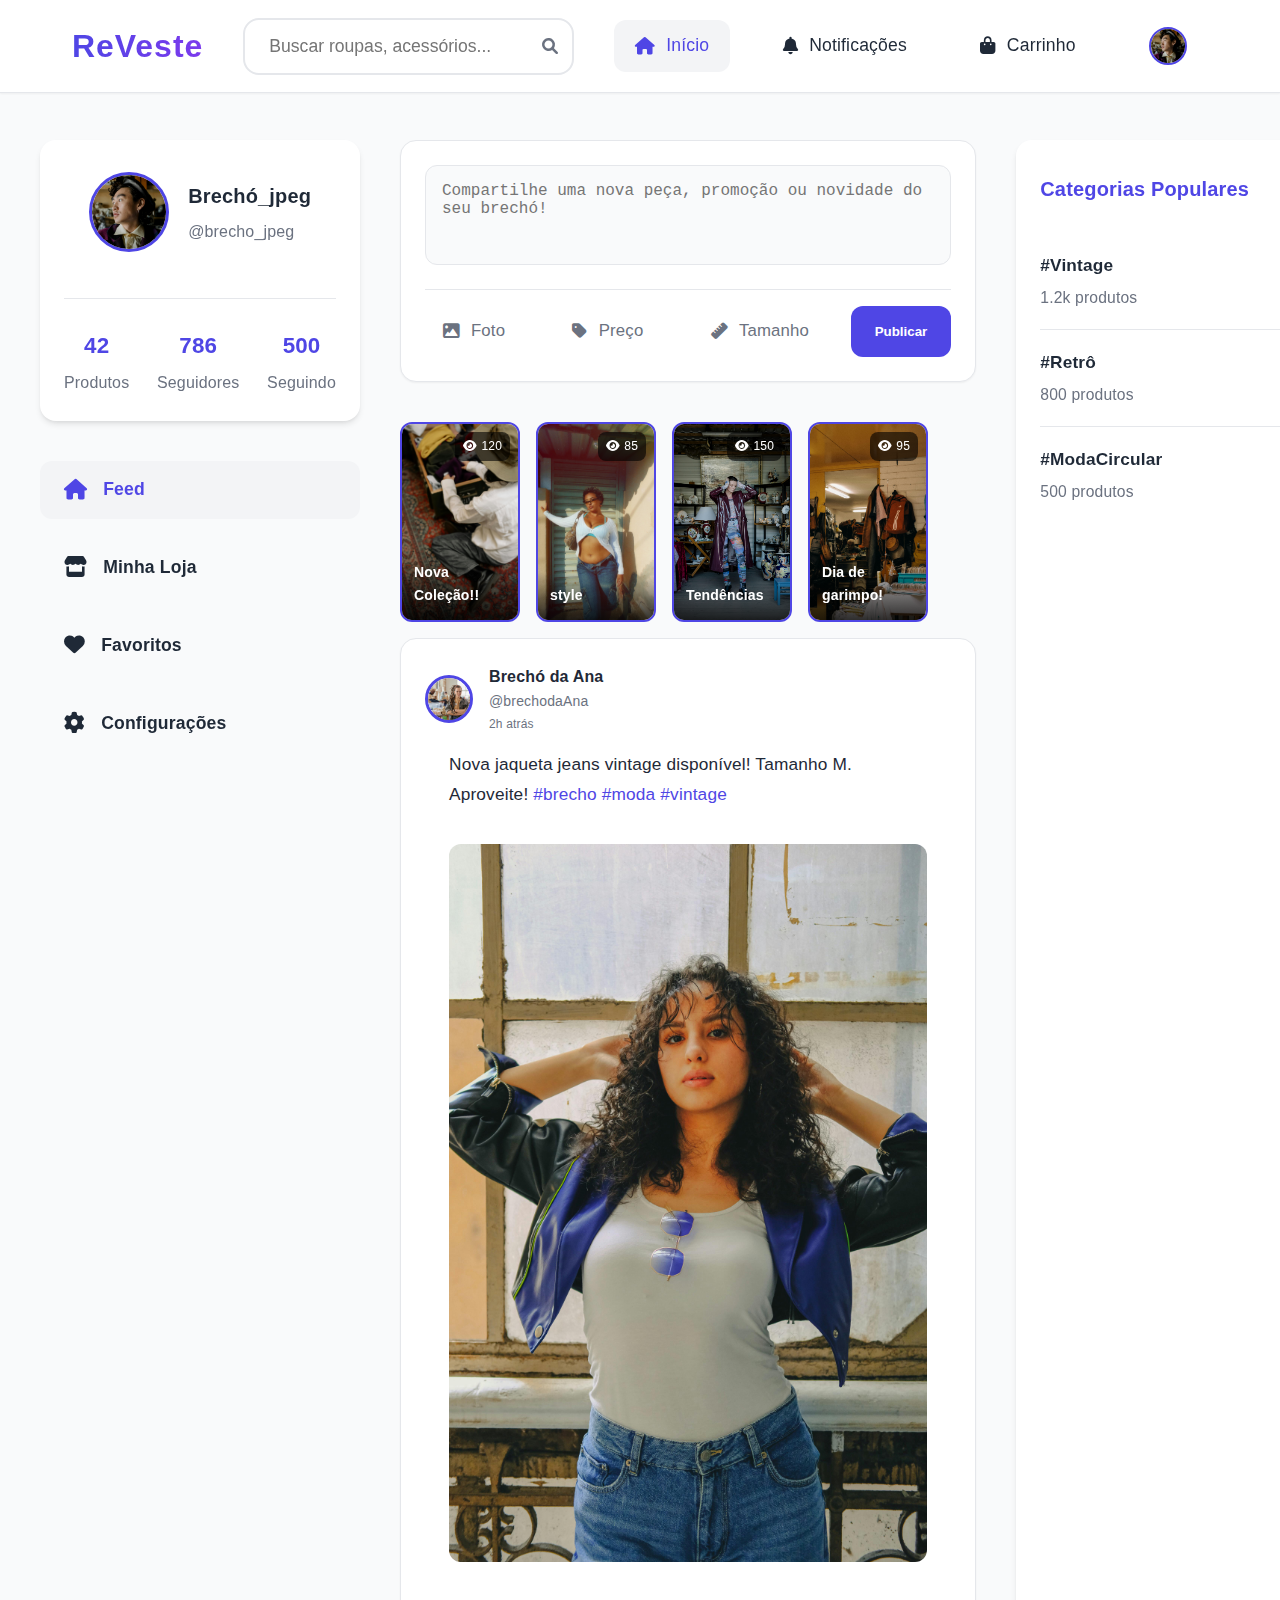
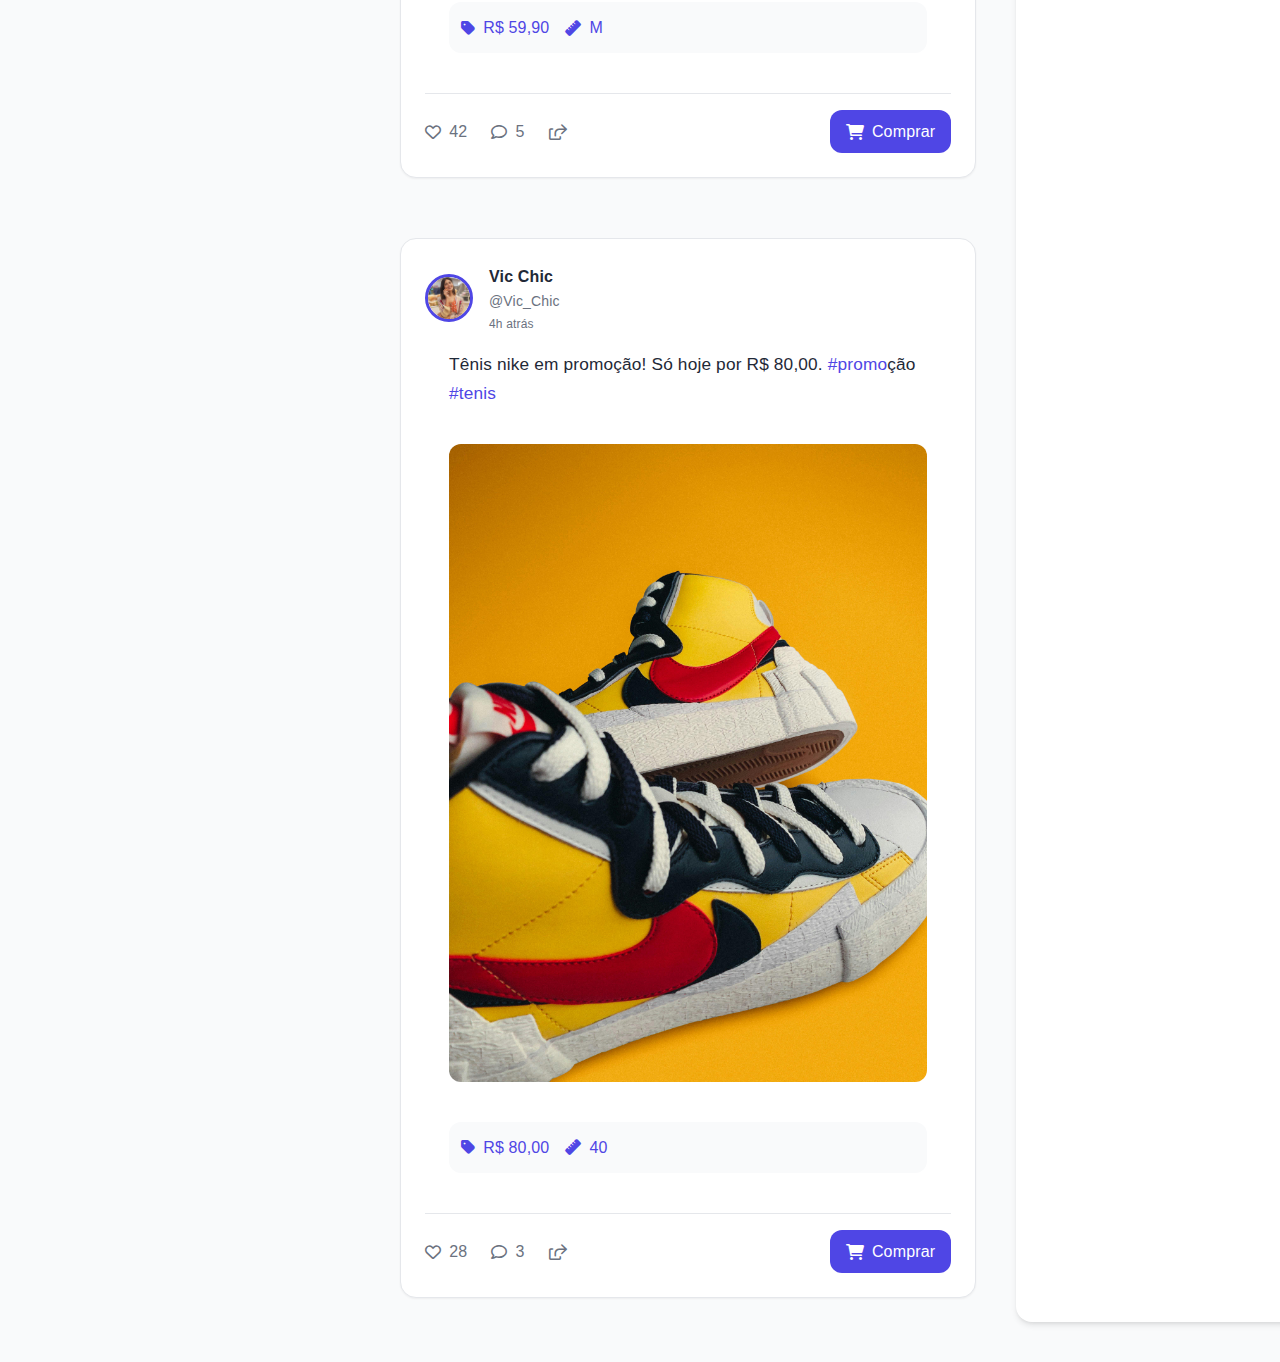
<file: index.html>
<!DOCTYPE html>
<html lang="pt-BR">
<head>
    <meta charset="UTF-8">
    <meta name="viewport" content="width=device-width, initial-scale=1.0">
    <title>ReVeste</title>
    <link rel="icon" href="static/images/icon-removebg-preview.png" type="image/x-icon">
    <link rel="stylesheet" href="https://cdnjs.cloudflare.com/ajax/libs/font-awesome/6.0.0/css/all.min.css">
    <link rel="stylesheet" href="css/main.css">
</head>
<body>
    <nav class="navbar">
        <div class="navbar-container container">
            <a href="index..html" class="brand">ReVeste</a>
            <div class="search-bar">
                <input type="text" placeholder="Buscar roupas, acessórios...">
                <i class="fas fa-search search-icon"></i>
            </div>
            <div class="nav-menu">
                <a href="index..html" class="nav-link active"><i class="fas fa-home"></i> Início</a>
                <a href="#" class="nav-link"><i class="fas fa-bell"></i> Notificações</a>
                <a href="#" class="nav-link"><i class="fas fa-shopping-bag"></i> Carrinho</a>
                <a href="pages/profile.html" class="nav-link">
                    <img src="static/images/Cara_Perfil.jpg" alt="Profile" class="profile-pic">
                </a>
            </div>
        </div>
    </nav>

    <div class="main-container container">
        <aside class="sidebar">
            <div class="profile-card">
                <div class="profile-card-header">
                    <img src="static/images/Cara_Perfil.jpg" alt="Profile" class="profile-pic">
                    <div class="profile-info">
                        <h3>Brechó_jpeg</h3>
                        <span class="username">@brecho_jpeg</span>
                    </div>
                </div>
                <div class="profile-stats">
                    <div class="stat-item">
                        <div class="stat-value">42</div>
                        <div class="stat-label">Produtos</div>
                    </div>
                    <div class="stat-item">
                        <div class="stat-value">786</div>
                        <div class="stat-label">Seguidores</div>
                    </div>
                    <div class="stat-item">
                        <div class="stat-value">500</div>
                        <div class="stat-label">Seguindo</div>
                    </div>
                </div>
            </div>
            <nav class="side-menu">
                <a href="index..html" class="side-link active"><i class="fas fa-home"></i> <span>Feed</span></a>
                <a href="pages/profile.html" class="side-link"><i class="fas fa-store"></i> <span>Minha Loja</span></a>
                <a href="pages/saved.html" class="side-link"><i class="fas fa-heart"></i> <span>Favoritos</span></a>
                <a href="pages/settings.html" class="side-link"><i class="fas fa-cog"></i> <span>Configurações</span></a>
            </nav>
        </aside>
        <main class="main-content">
            <div class="create-post">
                <textarea class="post-input" placeholder="Compartilhe uma nova peça, promoção ou novidade do seu brechó!"></textarea>
                <div class="post-actions">
                    <div class="post-options">
                        <div class="post-option" data-type="photo">
                            <i class="fas fa-image"></i>
                            <span>Foto</span>
                        </div>
                        <div class="post-option" data-type="price">
                            <i class="fas fa-tag"></i>
                            <span>Preço</span>
                        </div>
                        <div class="post-option" data-type="size">
                            <i class="fas fa-ruler"></i>
                            <span>Tamanho</span>
                        </div>
                    </div>
                    <button class="post-btn">Publicar</button>
                </div>
            </div>
            <div class="stories"></div>
            <div class="feed"></div>
        </main>
        <aside class="trending-topics">
            <h3>Categorias Populares</h3>
            <div class="topic-item">
                <div class="topic-info">
                    <div class="topic-name">#Vintage</div>
                    <div class="topic-stats">1.2k produtos</div>
                </div>
            </div>
            <div class="topic-item">
                <div class="topic-info">
                    <div class="topic-name">#Retrô</div>
                    <div class="topic-stats">800 produtos</div>
                </div>
            </div>
            <div class="topic-item">
                <div class="topic-info">
                    <div class="topic-name">#ModaCircular</div>
                    <div class="topic-stats">500 produtos</div>
                </div>
            </div>
        </aside>
    </div>

    <script src="js/app.js"></script>
</body>
</html>
</file>
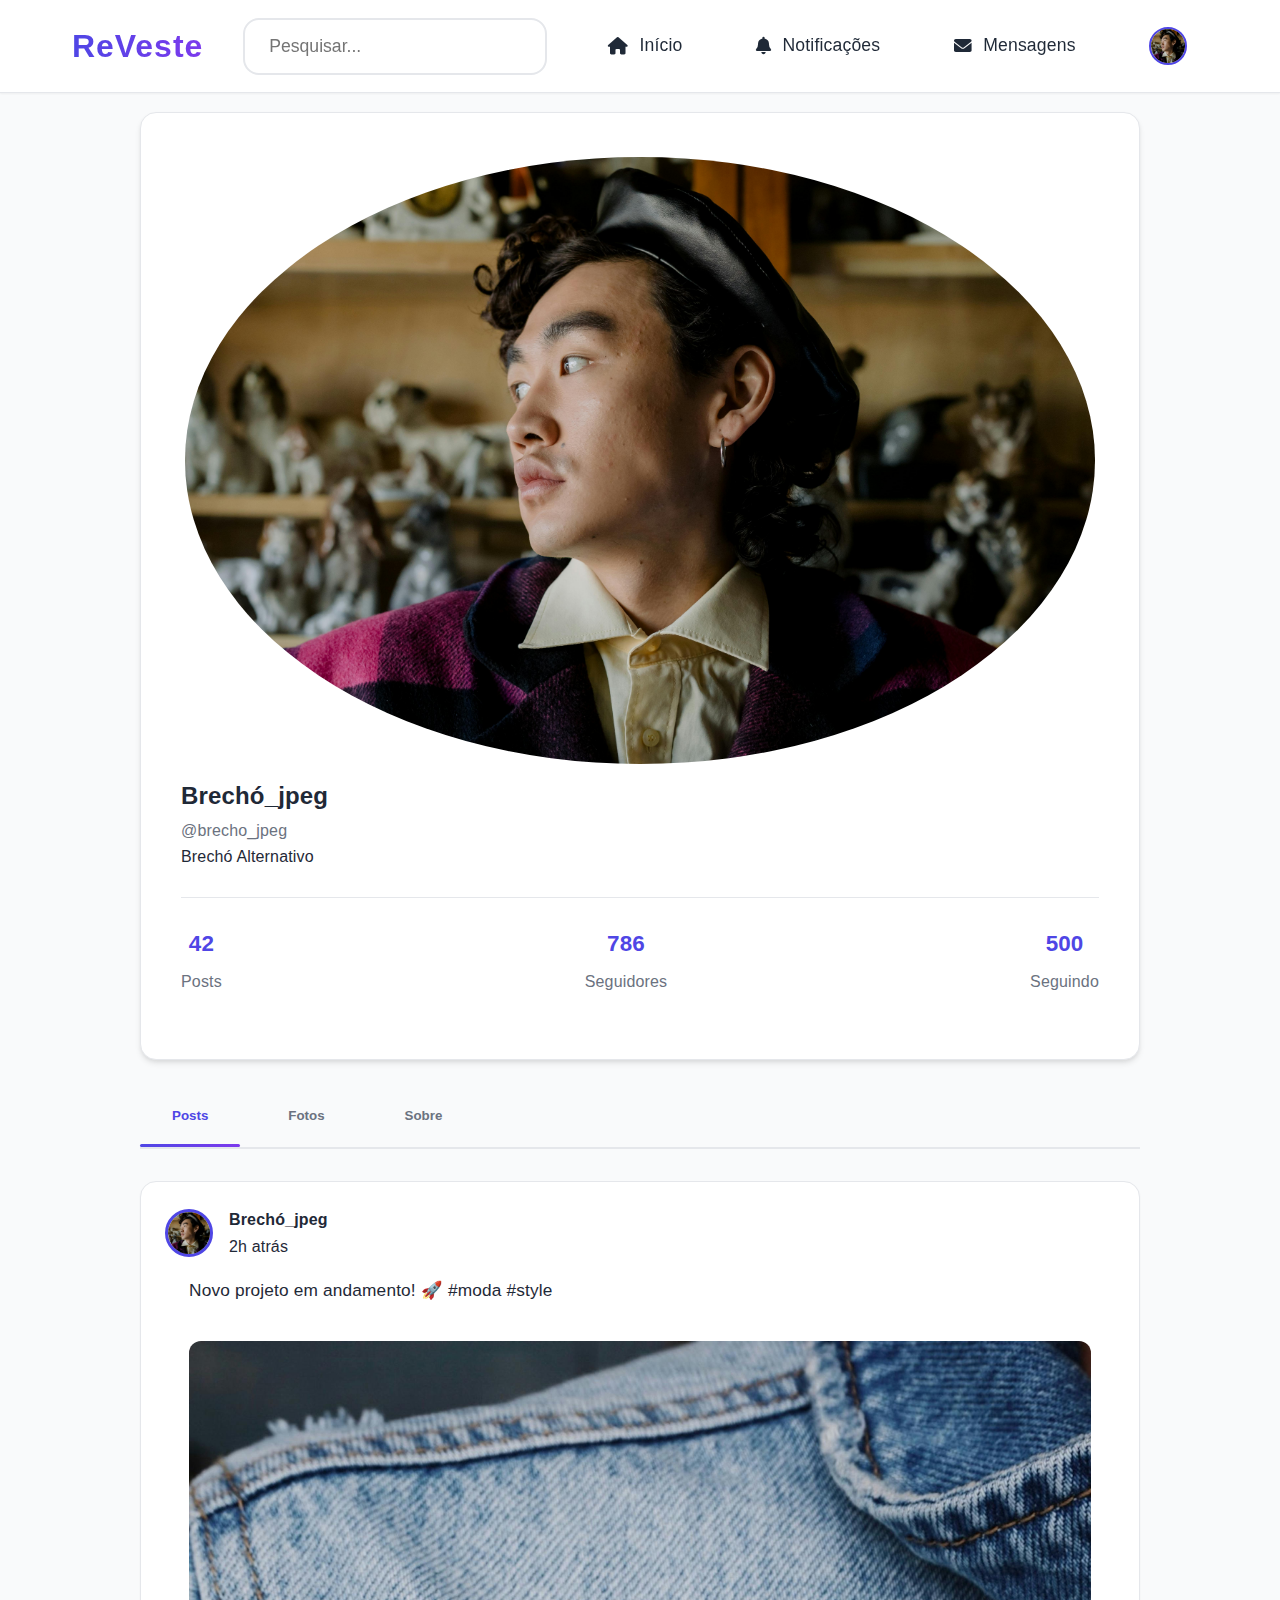
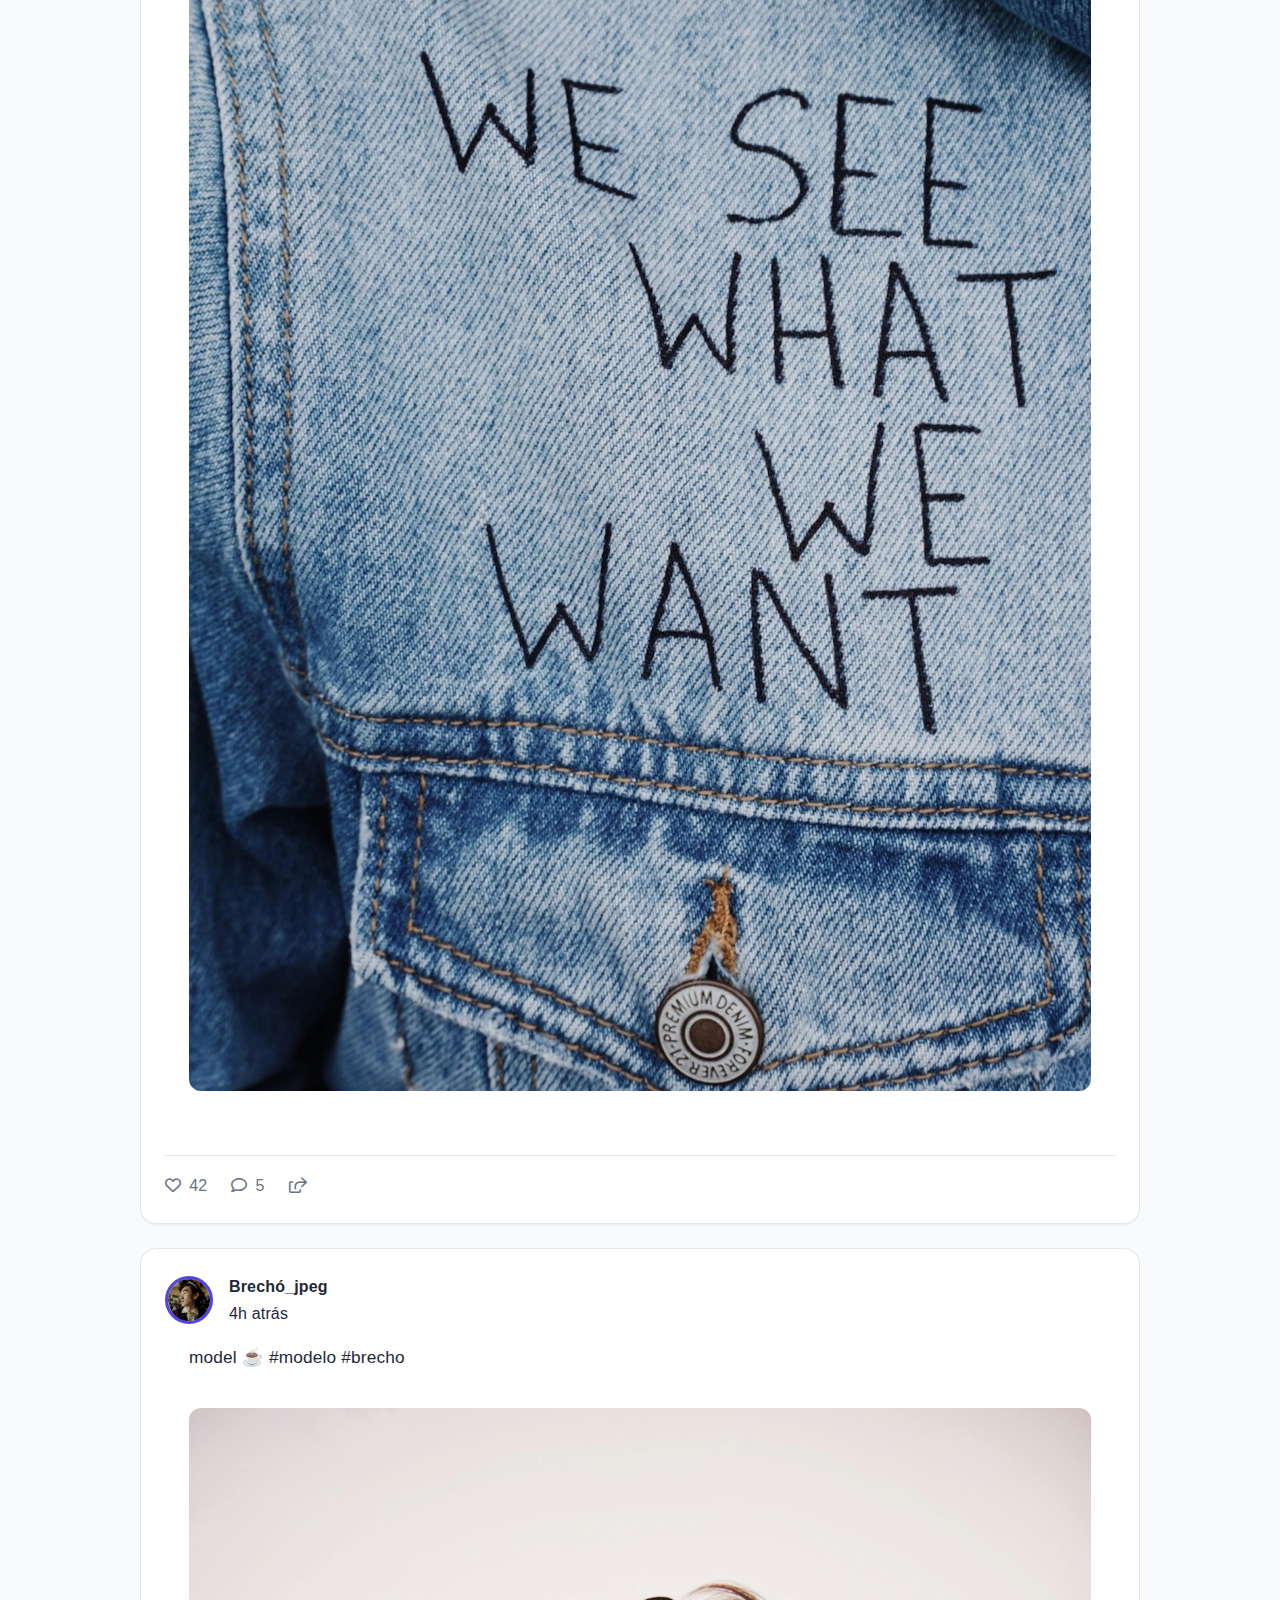
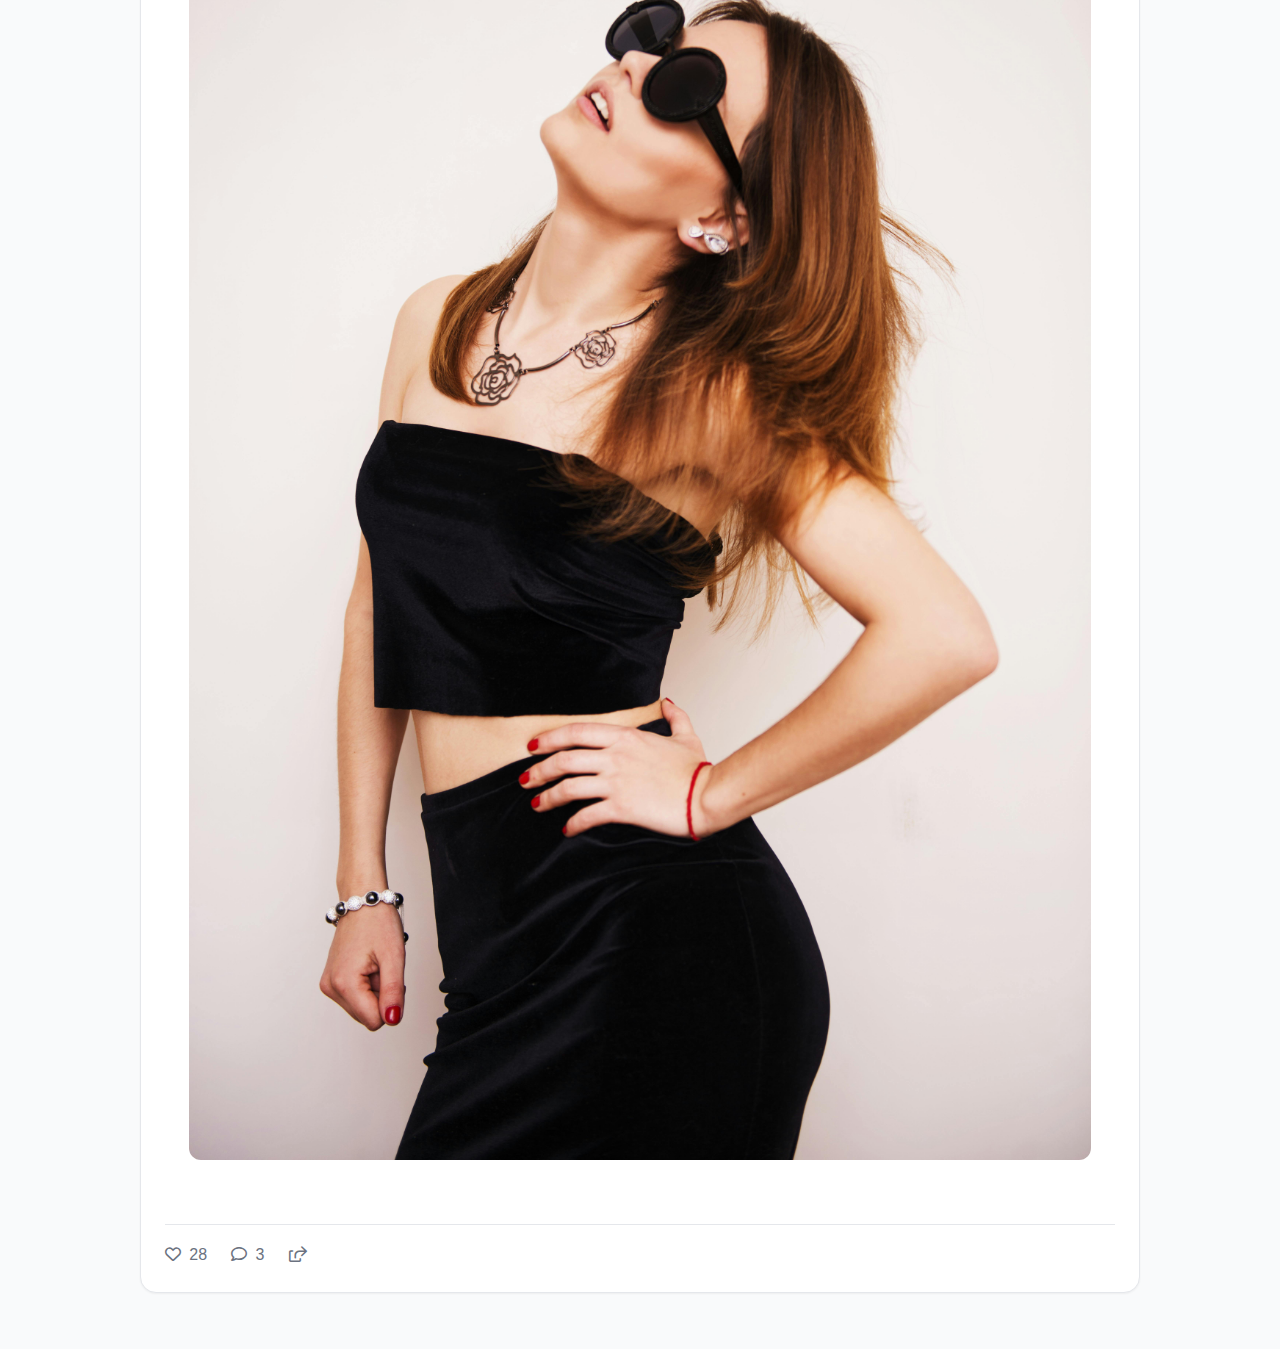
<file: pages/profile.html>
<!DOCTYPE html>
<html lang="pt-BR">
<head>
    <meta charset="UTF-8">
    <meta name="viewport" content="width=device-width, initial-scale=1.0">
    <title>Perfil - ReVeste</title>
    <link rel="icon" href="../static/images/icon-removebg-preview.png" type="image/x-icon">
    <link rel="stylesheet" href="https://cdnjs.cloudflare.com/ajax/libs/font-awesome/6.0.0/css/all.min.css">
    <link rel="stylesheet" href="../css/main.css">
    <link rel="stylesheet" href="../css/profile.css">
</head>
<body>
    <nav class="navbar">
        <div class="navbar-container container">
            <a href="../index..html" class="brand">ReVeste</a>
            <div class="search-bar">
                <input type="text" placeholder="Pesquisar...">
            </div>
            <div class="nav-menu">
                <a href="../index..html" class="nav-link"><i class="fas fa-home"></i> Início</a>
                <a href="#" class="nav-link"><i class="fas fa-bell"></i> Notificações</a>
                <a href="#" class="nav-link"><i class="fas fa-envelope"></i> Mensagens</a>
                <a href="profile.html" class="nav-link">
                    <img src="../static/images/Cara_Perfil.jpg" alt="Profile" class="profile-pic">
                </a>
            </div>
        </div>
    </nav>
    <div class="main-content">
        <div class="profile-container container">
            <div class="profile-header">
                <div class="profile-avatar">
                    <img src="../static/images/Cara_Perfil.jpg" alt="Avatar" class="profile-pic">
                </div>
                <div class="profile-info">
                    <h2>Brechó_jpeg</h2>
                    <span class="username">@brecho_jpeg</span>
                    <p class="bio">Brechó Alternativo </p>
                    <div class="profile-stats">
                        <div class="stat-item">
                            <div class="stat-value">42</div>
                            <div class="stat-label">Posts</div>
                        </div>
                        <div class="stat-item">
                            <div class="stat-value">786</div>
                            <div class="stat-label">Seguidores</div>
                        </div>
                        <div class="stat-item">
                            <div class="stat-value">500</div>
                            <div class="stat-label">Seguindo</div>
                        </div>
                    </div>
                </div>
            </div>
            <div class="profile-tabs">
                <button class="tab-btn active" data-tab="posts">Posts</button>
                <button class="tab-btn" data-tab="photos">Fotos</button>
                <button class="tab-btn" data-tab="about">Sobre</button>
            </div>
            <div class="tab-content active" id="posts">
                <div class="posts-grid">
                    <!-- Posts do usuário serão carregados aqui -->
                </div>
            </div>
            <div class="tab-content" id="photos">
                <div class="photos-grid">
                    <img src="../static/images/jeans_escrito.jpg" alt="Photo 1">
                    <img src="../static/images/modelo.jpg" alt="Photo 2">
                    <img src="../static/images/garimpo.jpg" alt="Photo 3">
                </div>
            </div>
            <div class="tab-content" id="about">
                <div class="about-section">
                    <h3>Informações Pessoais</h3>
                    <div class="info-item"><i class="fas fa-map-marker-alt"></i> <span>São Paulo, Brasil</span></div>
                    <div class="info-item"><i class="fas fa-briefcase"></i> <span>Artista independente </span></div>
                    <div class="info-item"><i class="fas fa-graduation-cap"></i> <span>Produção em Multimídia</span></div>
                    
                </div>
            </div>
        </div>
    </div>
    <script src="../js/profile.js"></script>
</body>
</html>
</file>
<file: css/main.css>
:root {
    --primary-color: #4f46e5;
    --secondary-color: #6b7280;
    --background-color: #f9fafb;
    --card-background: #ffffff;
    --text-color: #1f2937;
    --border-color: #e5e7eb;
    --hover-color: #f3f4f6;
    --error-color: #ef4444;
    --success-color: #10b981;
    --warning-color: #f59e0b;
    --gradient-primary: linear-gradient(90deg, #4f46e5 0%, #7c3aed 100%);
    --shadow-sm: 0 1px 2px rgba(0,0,0,0.05);
    --shadow-md: 0 4px 6px -1px rgba(0,0,0,0.1), 0 2px 4px -1px rgba(0,0,0,0.06);
    --shadow-lg: 0 10px 15px -3px rgba(0,0,0,0.1), 0 4px 6px -2px rgba(0,0,0,0.05);
    --transition-fast: 0.15s cubic-bezier(.4,0,.2,1);
    --transition-normal: 0.25s cubic-bezier(.4,0,.2,1);
    --border-radius-sm: 8px;
    --border-radius-md: 12px;
    --border-radius-lg: 16px;
}

* {
    margin: 0;
    padding: 0;
    box-sizing: border-box;
}

body {
    font-family: 'Inter', 'Segoe UI', Tahoma, Geneva, Verdana, sans-serif;
    background: var(--background-color);
    color: var(--text-color);
    line-height: 1.7;
    min-height: 100vh;
    letter-spacing: 0.01em;
}

.container {
    max-width: 1200px;
    margin: 0 auto;
    padding: 0 2.5vw;
}

/* Navbar Styles */
.navbar {
    position: fixed;
    top: 0;
    left: 0;
    width: 100%;
    background: var(--card-background);
    padding: 1rem 0;
    box-shadow: var(--shadow-sm);
    z-index: 1000;
    border-bottom: 1px solid var(--border-color);
}

.navbar-container {
    display: flex;
    justify-content: space-between;
    align-items: center;
}

.brand {
    font-size: 2rem;
    font-weight: 800;
    letter-spacing: 0.03em;
    background: var(--gradient-primary);
    -webkit-background-clip: text;
    -webkit-text-fill-color: transparent;
    transition: var(--transition-normal);
}

.brand:hover {
    transform: scale(1.07);
}

.search-bar {
    flex: 1;
    max-width: 420px;
    margin: 0 2.5rem;
    position: relative;
}

.search-bar input {
    width: 100%;
    padding: 1rem 1.5rem;
    border: 2px solid var(--border-color);
    border-radius: var(--border-radius-lg);
    background: var(--card-background);
    color: var(--text-color);
    font-size: 1.1rem;
    transition: var(--transition-normal);
    outline: none;
}

.search-bar input:focus {
    border-color: var(--primary-color);
    box-shadow: 0 0 0 3px rgba(26, 115, 232, 0.13);
}

.nav-menu {
    display: flex;
    gap: 2rem;
    align-items: center;
}

.nav-link {
    color: var(--text-color);
    text-decoration: none;
    display: flex;
    align-items: center;
    gap: 0.7rem;
    padding: 0.7rem 1.3rem;
    border-radius: var(--border-radius-md);
    font-size: 1.1rem;
    font-weight: 500;
    transition: var(--transition-normal);
}

.nav-link:hover, .nav-link.active {
    color: var(--primary-color);
    background: var(--hover-color);
}

.nav-link img {
    width: 38px;
    height: 38px;
    border-radius: 50%;
    border: 2px solid var(--primary-color);
    transition: var(--transition-normal);
}

.nav-link:hover img {
    transform: scale(1.13);
}

/* Main Content Layout */
.main-container {
    display: grid;
    grid-template-columns: 320px 1fr 340px;
    gap: 2.5rem;
    margin-top: 100px;
    padding: 2.5rem 0;
}

/* Sidebar Styles */
.sidebar {
    position: sticky;
    top: 110px;
    height: fit-content;
}

.profile-card {
    background: var(--card-background);
    border-radius: var(--border-radius-lg);
    padding: 2rem 1.5rem 1.5rem 1.5rem;
    margin-bottom: 2rem;
    box-shadow: var(--shadow-md);
    transition: var(--transition-normal);
    display: flex;
    flex-direction: column;
    align-items: center;
}

.profile-card-header {
    display: flex;
    align-items: center;
    gap: 1.2rem;
    margin-bottom: 1.2rem;
}

.profile-pic {
    width: 80px;
    height: 80px;
    border-radius: 50%;
    object-fit: cover;
    border: 3px solid var(--primary-color);
    transition: var(--transition-normal);
}

.profile-pic:hover {
    transform: scale(1.09);
}

.profile-info h3 {
    margin-bottom: 0.3rem;
    font-size: 1.25rem;
    font-weight: 700;
}

.username {
    color: var(--secondary-color);
    font-size: 1rem;
}

.profile-stats {
    display: flex;
    justify-content: space-between;
    width: 100%;
    margin-top: 1.7rem;
    padding-top: 1.7rem;
    border-top: 1.5px solid var(--border-color);
}

.stat-item {
    text-align: center;
    transition: var(--transition-normal);
}

.stat-item:hover {
    transform: translateY(-3px) scale(1.07);
}

.stat-value {
    font-weight: bold;
    font-size: 1.4rem;
    color: var(--primary-color);
}

.stat-label {
    color: var(--secondary-color);
    font-size: 1rem;
    margin-top: 0.3rem;
}

/* Main Content Styles */
.main-content {
    gap: 2.5rem;
}

.create-post {
    background: var(--card-background);
    border-radius: var(--border-radius-lg);
    padding: 1.5rem;
    box-shadow: var(--shadow-sm);
    border: 1px solid var(--border-color);
    transition: var(--transition-normal);
    margin-bottom: 1.5rem;
}

.create-post:hover {
    box-shadow: var(--shadow-md);
}

.post-input {
    width: 100%;
    padding: 1rem;
    border: 1px solid var(--border-color);
    border-radius: var(--border-radius-md);
    background: var(--background-color);
    color: var(--text-color);
    font-size: 1rem;
    resize: none;
    min-height: 100px;
    transition: var(--transition-normal);
}

.post-input:focus {
    border-color: var(--primary-color);
    box-shadow: 0 0 0 3px rgba(26, 115, 232, 0.13);
}

.post-actions {
    display: flex;
    gap: 1.5rem;
    margin-top: 1rem;
    padding-top: 1rem;
    border-top: 1px solid var(--border-color);
}

.post-options {
    display: flex;
    gap: 2rem;
}

.post-option {
    color: var(--secondary-color);
    cursor: pointer;
    display: flex;
    align-items: center;
    gap: 0.7rem;
    padding: 0.7rem 1.1rem;
    border-radius: var(--border-radius-md);
    font-size: 1.05rem;
    transition: var(--transition-normal);
}

.post-option:hover {
    color: var(--primary-color);
    background: var(--hover-color);
}

.post-btn {
    background: var(--primary-color);
    color: white;
    border: none;
    padding: 0.75rem 1.5rem;
    border-radius: var(--border-radius-md);
    font-weight: 600;
    cursor: pointer;
    transition: var(--transition-normal);
}

.post-btn:hover {
    background: #4338ca;
    transform: translateY(-1px);
}

/* Stories Section */
.stories {
    display: flex;
    gap: 1rem;
    overflow-x: auto;
    padding: 1rem 0;
    scrollbar-width: none;
}

.stories::-webkit-scrollbar {
    display: none;
}

.story-item {
    flex: 0 0 auto;
    width: 120px;
    height: 200px;
    border-radius: var(--border-radius-md);
    overflow: hidden;
    position: relative;
    cursor: pointer;
    border: 2px solid var(--primary-color);
    transition: var(--transition-normal);
}

.story-item:hover {
    transform: scale(1.07);
    box-shadow: var(--shadow-md);
}

.story-item img {
    width: 100%;
    height: 100%;
    object-fit: cover;
}

.story-item h4 {
    position: absolute;
    bottom: 0;
    left: 0;
    right: 0;
    padding: 0.75rem;
    background: linear-gradient(to top, rgba(0,0,0,0.8), transparent);
    color: white;
    font-size: 0.875rem;
    margin: 0;
}

/* Feed Styles */
.feed {
    display: flex;
    flex-direction: column;
    gap: 2.2rem;
}

.post {
    background: var(--card-background);
    border-radius: var(--border-radius-lg);
    padding: 1.5rem;
    margin-bottom: 1.5rem;
    box-shadow: var(--shadow-sm);
    border: 1px solid var(--border-color);
    transition: var(--transition-normal);
}

.post:hover {
    box-shadow: var(--shadow-md);
}

.post-header {
    display: flex;
    align-items: center;
    gap: 1rem;
    margin-bottom: 1rem;
}

.post-header img {
    width: 48px;
    height: 48px;
    border-radius: 50%;
    object-fit: cover;
}

.post-content {
    padding: 0 1.5rem 1.5rem 1.5rem;
}

.post-content p {
    margin-bottom: 1.2rem;
    line-height: 1.7;
    font-size: 1.08rem;
}

.post-content img {
    width: 100%;
    border-radius: var(--border-radius-md);
    margin: 1rem 0;
}

.post-actions {
    display: flex;
    gap: 1.5rem;
    margin-top: 1rem;
    padding-top: 1rem;
    border-top: 1px solid var(--border-color);
}

.post-action {
    display: flex;
    align-items: center;
    gap: 0.5rem;
    color: var(--secondary-color);
    cursor: pointer;
    transition: var(--transition-normal);
}

.post-action:hover {
    color: var(--primary-color);
}

/* Trending Topics */
.trending-topics {
    background: var(--card-background);
    border-radius: var(--border-radius-lg);
    padding: 2rem 1.5rem;
    box-shadow: var(--shadow-md);
    position: sticky;
    top: 110px;
}

.trending-topics h3 {
    margin-bottom: 1.7rem;
    font-size: 1.25rem;
    color: var(--primary-color);
    font-weight: 700;
}

.topic-item {
    display: flex;
    align-items: center;
    gap: 1.2rem;
    padding: 1.1rem 0;
    border-bottom: 1.5px solid var(--border-color);
    transition: var(--transition-normal);
}

.topic-item:hover {
    transform: translateX(7px);
}

.topic-item:last-child {
    border-bottom: none;
}

.topic-info {
    flex: 1;
}

.topic-name {
    font-weight: 600;
    margin-bottom: 0.3rem;
    color: var(--text-color);
    font-size: 1.08rem;
}

.topic-stats {
    color: var(--secondary-color);
    font-size: 0.98rem;
}

/* Responsive Design */
@media (max-width: 1200px) {
    .main-container {
        grid-template-columns: 250px 1fr;
        gap: 1.2rem;
    }
    .trending-topics {
        display: none;
    }
    .sidebar {
        min-width: 180px;
    }
}

@media (max-width: 900px) {
    .main-container {
        grid-template-columns: 1fr;
        gap: 0;
    }
    .sidebar {
        display: none;
    }
    .trending-topics {
        display: none;
    }
    .container {
        padding: 0 1vw;
    }
}

@media (max-width: 600px) {
    .navbar-container {
        flex-direction: column;
        gap: 1.2rem;
    }
    .main-container {
        margin-top: 70px;
        padding: 1rem 0;
    }
    .create-post, .profile-card, .trending-topics {
        padding: 1rem;
    }
    .post-header, .post-content, .post-actions {
        padding-left: 0.7rem;
        padding-right: 0.7rem;
    }
    .stories {
        gap: 0.5rem;
        padding: 0.7rem 0;
    }
}

/* Animations */
@keyframes fadeIn {
    from {
        opacity: 0;
        transform: translateY(20px);
    }
    to {
        opacity: 1;
        transform: translateY(0);
    }
}

.fade-in {
    animation: fadeIn 0.5s ease forwards;
}

.side-menu {
    display: flex;
    flex-direction: column;
    gap: 1.2rem;
    margin-top: 2.5rem;
}

.side-link {
    display: flex;
    align-items: center;
    gap: 1rem;
    color: var(--text-color);
    text-decoration: none;
    font-size: 1.1rem;
    padding: 0.9rem 1.5rem;
    border-radius: var(--border-radius-md);
    transition: var(--transition-normal);
    font-weight: 600;
}

.side-link i {
    font-size: 1.3rem;
}

.side-link:hover, .side-link.active {
    background: var(--hover-color);
    color: var(--primary-color);
}

/* Story Modal */
.story-modal {
    position: fixed;
    top: 0;
    left: 0;
    width: 100%;
    height: 100%;
    background-color: rgba(0, 0, 0, 0.95);
    display: flex;
    justify-content: center;
    align-items: center;
    z-index: 1000;
    animation: fadeIn 0.3s ease;
}

.story-content {
    position: relative;
    max-width: 400px;
    width: 90%;
    aspect-ratio: 9/16;
    border-radius: var(--border-radius-lg);
    overflow: hidden;
    box-shadow: 0 0 20px rgba(0,0,0,0.5);
}

.story-content img {
    width: 100%;
    height: 100%;
    object-fit: cover;
}

.story-info {
    position: absolute;
    bottom: 0;
    left: 0;
    right: 0;
    padding: 1.5rem;
    background: linear-gradient(to top, rgba(0,0,0,0.8), transparent);
    color: white;
}

.story-info h3 {
    margin: 0 0 0.5rem 0;
    font-size: 1.25rem;
}

.story-stats {
    display: flex;
    gap: 1rem;
    font-size: 0.875rem;
}

.close-story {
    position: absolute;
    top: 1rem;
    right: 1rem;
    background: rgba(0,0,0,0.5);
    border: none;
    color: white;
    width: 32px;
    height: 32px;
    border-radius: 50%;
    font-size: 1.25rem;
    cursor: pointer;
    display: flex;
    align-items: center;
    justify-content: center;
    transition: var(--transition-normal);
}

.close-story:hover {
    background: rgba(0,0,0,0.8);
    transform: scale(1.1);
}

/* Post Improvements */
.post-user-info {
    display: flex;
    flex-direction: column;
}

.post-user-info .username {
    color: var(--secondary-color);
    font-size: 0.875rem;
}

.post-user-info .timestamp {
    color: var(--secondary-color);
    font-size: 0.75rem;
}

.hashtag, .mention {
    color: var(--primary-color);
    text-decoration: none;
    font-weight: 500;
}

.hashtag:hover, .mention:hover {
    text-decoration: underline;
}

.like-action.liked {
    color: var(--error-color);
}

.like-action.liked i {
    animation: heartBeat 0.3s ease;
}

@keyframes heartBeat {
    0% { transform: scale(1); }
    50% { transform: scale(1.3); }
    100% { transform: scale(1); }
}

/* Story Views */
.story-views {
    position: absolute;
    top: 0.5rem;
    right: 0.5rem;
    background: rgba(0,0,0,0.6);
    color: white;
    padding: 0.25rem 0.5rem;
    border-radius: var(--border-radius-sm);
    font-size: 0.75rem;
    display: flex;
    align-items: center;
    gap: 0.25rem;
}

/* Loading Animation */
.loading {
    display: flex;
    justify-content: center;
    padding: 2rem;
    color: var(--secondary-color);
}

.loading::after {
    content: '';
    width: 24px;
    height: 24px;
    border: 2px solid var(--border-color);
    border-top-color: var(--primary-color);
    border-radius: 50%;
    animation: spin 1s linear infinite;
}

@keyframes spin {
    to { transform: rotate(360deg); }
}

/* Search Bar Improvements */
.search-bar {
    position: relative;
}

.search-icon {
    position: absolute;
    right: 1rem;
    top: 50%;
    transform: translateY(-50%);
    color: var(--secondary-color);
    pointer-events: none;
}

/* Post Details */
.post-details {
    display: flex;
    gap: 1rem;
    margin-top: 1rem;
    padding: 0.75rem;
    background: var(--background-color);
    border-radius: var(--border-radius-md);
}

.post-price, .post-size {
    display: flex;
    align-items: center;
    gap: 0.5rem;
    color: var(--primary-color);
    font-weight: 500;
}

/* Buy Action */
.buy-action {
    margin-left: auto;
    background: var(--primary-color);
    color: white;
    padding: 0.5rem 1rem;
    border-radius: var(--border-radius-md);
    transition: var(--transition-normal);
}

.buy-action:hover {
    background: #4338ca;
    transform: translateY(-1px);
}

/* Story Progress */
.story-progress {
    position: absolute;
    top: 0;
    left: 0;
    right: 0;
    height: 3px;
    background: rgba(255,255,255,0.3);
}

.story-progress-bar {
    height: 100%;
    background: white;
    width: 0;
}

@keyframes storyProgress {
    from { width: 0; }
    to { width: 100%; }
}

/* Responsive Improvements */
@media (max-width: 600px) {
    .post-details {
        flex-direction: column;
        gap: 0.5rem;
    }
    
    .buy-action {
        margin-left: 0;
        width: 100%;
        text-align: center;
        justify-content: center;
    }
    
    .story-content {
        width: 100%;
        max-width: none;
        border-radius: 0;
    }
}
</file>
<file: css/profile.css>
.profile-container {
    max-width: 1000px;
    margin: 0 auto;
    padding: 2rem 0;
}

/* Profile Header Styles */
.profile-header {
    background: var(--card-background);
    border-radius: var(--border-radius-lg);
    padding: 2.5rem;
    margin-top: 5rem;
    margin-bottom: 2rem;
    box-shadow: var(--shadow-md);
    border: 1px solid var(--border-color);
}

.profile-cover {
    position: relative;
    height: 300px;
    overflow: hidden;
}

.profile-cover img {
    width: 100%;
    height: 100%;
    object-fit: cover;
}

.edit-cover {
    position: absolute;
    bottom: 1rem;
    right: 1rem;
    background-color: rgba(0, 0, 0, 0.6);
    color: white;
    border: none;
    padding: 0.5rem;
    border-radius: 50%;
    cursor: pointer;
    transition: background-color 0.3s;
}

.edit-cover:hover {
    background-color: rgba(0, 0, 0, 0.8);
}

.profile-avatar {
    position: relative;
    display: inline-block;
}

.profile-avatar img {
    width: 100%;
    height: 100%;
    border-radius: 50%;
    border: 4px solid var(--card-background);
    object-fit: cover;
}

.edit-avatar {
    position: absolute;
    bottom: 0;
    right: 0;
    background-color: var(--primary-color);
    color: white;
    border: none;
    padding: 0.5rem;
    border-radius: 50%;
    cursor: pointer;
    transition: background-color 0.3s;
}

.edit-avatar:hover {
    background-color: #1557b0;
}

.profile-name-section {
    display: flex;
    align-items: center;
    gap: 1rem;
    margin-bottom: 0.5rem;
}

.profile-details h1 {
    font-size: 2rem;
    margin-bottom: 0.5rem;
}

.username {
    color: var(--secondary-color);
    margin-bottom: 1rem;
}

.bio {
    margin-bottom: 1.5rem;
    line-height: 1.6;
}

.profile-stats {
    display: flex;
    gap: 2rem;
    margin-bottom: 1.5rem;
}

.edit-profile-btn {
    position: absolute;
    bottom: 0;
    right: 0;
    background: var(--primary-color);
    color: white;
    border: none;
    width: 36px;
    height: 36px;
    border-radius: 50%;
    display: flex;
    align-items: center;
    justify-content: center;
    cursor: pointer;
    transition: var(--transition-normal);
    box-shadow: var(--shadow-md);
}

.edit-profile-btn:hover {
    transform: scale(1.1);
    background: var(--gradient-primary);
}

.edit-settings-btn {
    background: none;
    border: none;
    color: var(--secondary-color);
    font-size: 1.2rem;
    cursor: pointer;
    padding: 0.5rem;
    border-radius: 50%;
    transition: var(--transition-normal);
}

.edit-settings-btn:hover {
    color: var(--primary-color);
    background: var(--hover-color);
}

.profile-actions {
    display: flex;
    gap: 1rem;
    margin: 1.5rem 0;
}

.action-btn {
    padding: 0.8rem 1.5rem;
    border-radius: var(--border-radius-md);
    border: none;
    font-weight: 600;
    cursor: pointer;
    display: flex;
    align-items: center;
    gap: 0.5rem;
    transition: var(--transition-normal);
}

.action-btn.primary {
    background: var(--primary-color);
    color: white;
}

.action-btn.primary:hover {
    background: var(--gradient-primary);
    transform: translateY(-2px);
}

.action-btn.secondary {
    background: var(--hover-color);
    color: var(--text-color);
}

.action-btn.secondary:hover {
    background: var(--border-color);
    transform: translateY(-2px);
}

/* Tabs Styles */
.profile-tabs {
    display: flex;
    gap: 1rem;
    margin-bottom: 2rem;
    border-bottom: 2px solid var(--border-color);
    padding-bottom: 0.5rem;
}

.tab-btn {
    padding: 1rem 2rem;
    border: none;
    background: none;
    color: var(--secondary-color);
    font-weight: 600;
    cursor: pointer;
    transition: var(--transition-normal);
    border-radius: var(--border-radius-md);
    display: flex;
    align-items: center;
    gap: 0.5rem;
}

.tab-btn:hover {
    color: var(--primary-color);
    background: var(--hover-color);
}

.tab-btn.active {
    color: var(--primary-color);
    position: relative;
}

.tab-btn.active::after {
    content: '';
    position: absolute;
    bottom: -0.5rem;
    left: 0;
    width: 100%;
    height: 3px;
    background: var(--gradient-primary);
    border-radius: 3px;
}

.tab-content {
    display: none;
}

.tab-content.active {
    display: block;
}

/* Photos Grid */
.photos-grid {
    display: grid;
    grid-template-columns: repeat(auto-fill, minmax(250px, 1fr));
    gap: 1.5rem;
    padding: 1rem 0;
}

.photo-item {
    position: relative;
    border-radius: var(--border-radius-md);
    overflow: hidden;
    aspect-ratio: 1;
}

.photo-item img {
    width: 100%;
    height: 100%;
    object-fit: cover;
    transition: var(--transition-normal);
}

.photo-overlay {
    position: absolute;
    top: 0;
    left: 0;
    right: 0;
    bottom: 0;
    background: rgba(0, 0, 0, 0.5);
    display: flex;
    align-items: center;
    justify-content: center;
    gap: 1rem;
    opacity: 0;
    transition: var(--transition-normal);
}

.photo-item:hover .photo-overlay {
    opacity: 1;
}

.photo-item:hover img {
    transform: scale(1.05);
}

.photo-action {
    background: white;
    border: none;
    width: 40px;
    height: 40px;
    border-radius: 50%;
    display: flex;
    align-items: center;
    justify-content: center;
    cursor: pointer;
    transition: var(--transition-normal);
    color: var(--text-color);
}

.photo-action:hover {
    background: var(--primary-color);
    color: white;
    transform: scale(1.1);
}

/* About Section */
.about-card {
    background: var(--card-background);
    border-radius: var(--border-radius-lg);
    padding: 2rem;
    box-shadow: var(--shadow-md);
    border: 1px solid var(--border-color);
}

.about-card h3 {
    color: var(--text-color);
    font-size: 1.4rem;
    margin-bottom: 1.5rem;
    display: flex;
    align-items: center;
    gap: 0.5rem;
}

.info-grid {
    display: grid;
    grid-template-columns: repeat(auto-fit, minmax(250px, 1fr));
    gap: 1.5rem;
}

.info-item {
    display: flex;
    align-items: flex-start;
    gap: 1rem;
    padding: 1rem;
    border-radius: var(--border-radius-md);
    transition: var(--transition-normal);
}

.info-item:hover {
    background: var(--hover-color);
}

.info-item i {
    color: var(--primary-color);
    font-size: 1.2rem;
    padding: 0.5rem;
    background: rgba(164, 69, 101, 0.1);
    border-radius: 50%;
}

.info-content {
    display: flex;
    flex-direction: column;
    gap: 0.3rem;
}

.info-label {
    color: var(--secondary-color);
    font-size: 0.9rem;
    text-transform: uppercase;
    letter-spacing: 0.05em;
}

.info-value {
    color: var(--text-color);
    font-weight: 500;
}

/* Responsive Adjustments */
@media (max-width: 768px) {
    .profile-header {
        padding: 1.5rem;
    }

    .profile-actions {
        flex-direction: column;
    }

    .profile-tabs {
        overflow-x: auto;
        padding-bottom: 0;
    }

    .tab-btn {
        padding: 0.8rem 1.2rem;
        white-space: nowrap;
    }

    .photos-grid {
        grid-template-columns: repeat(auto-fill, minmax(200px, 1fr));
    }

    .info-grid {
        grid-template-columns: 1fr;
    }
}
</file>
